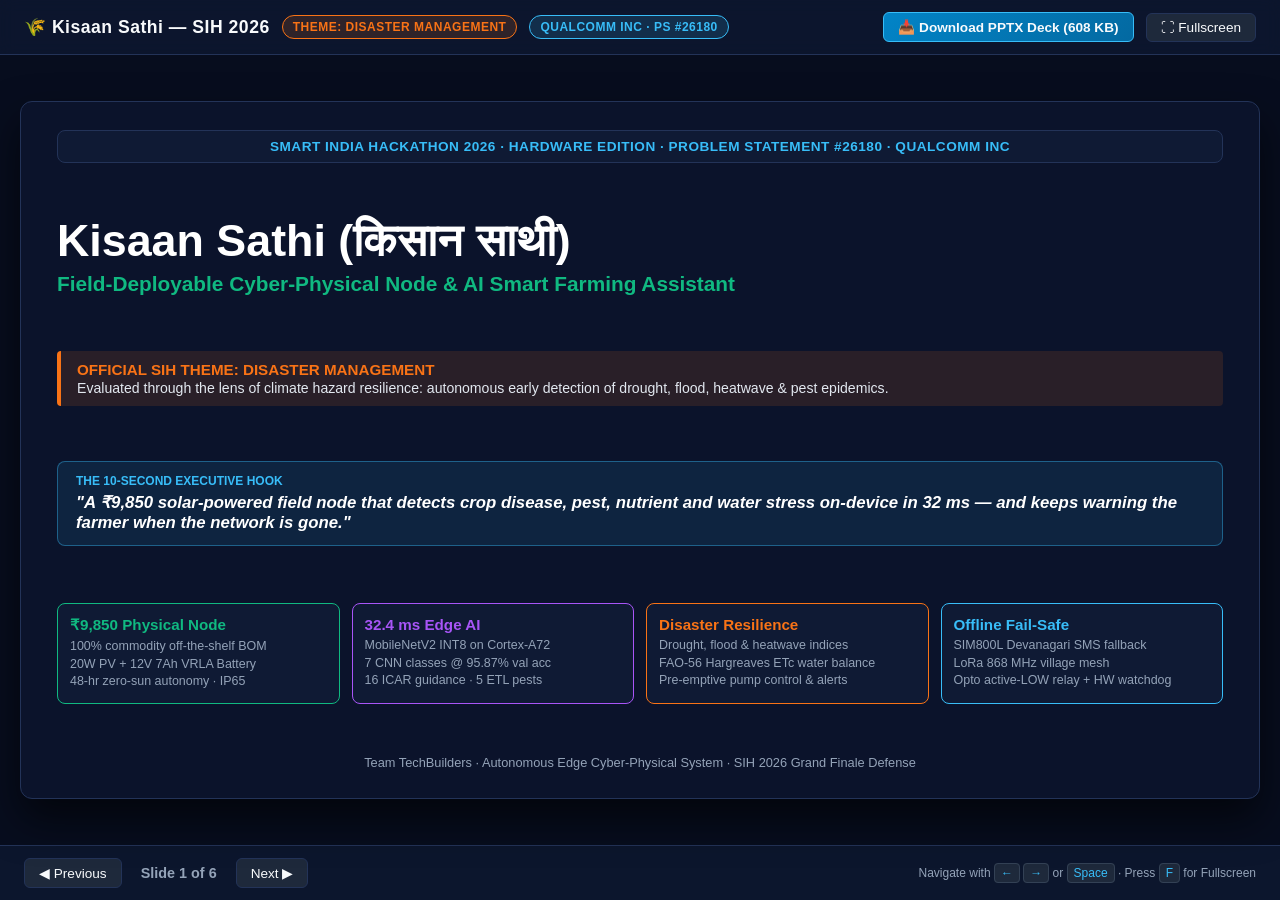
<file: docs/presentation/index.html>
<!DOCTYPE html>
<html lang="en">
<head>
  <meta charset="UTF-8">
  <meta name="viewport" content="width=device-width, initial-scale=1.0">
  <title>Kisaan Sathi — SIH 2026 Official Presentation</title>
  <style>
    :root {
      --bg: #070D1E;
      --card-bg: #0F1A34;
      --card-border: #233358;
      --text: #F8FAFC;
      --muted: #94A3B8;
      --cyan: #38BDF8;
      --green: #10B981;
      --amber: #F59E0B;
      --orange: #F97316;
      --red: #EF4444;
      --purple: #A855F7;
    }
    * {
      box-sizing: border-box;
      margin: 0;
      padding: 0;
    }
    body {
      background: var(--bg);
      color: var(--text);
      font-family: -apple-system, BlinkMacSystemFont, "Segoe UI", Roboto, "Helvetica Neue", Arial, sans-serif;
      min-height: 100vh;
      display: flex;
      flex-direction: column;
      align-items: center;
      justify-content: space-between;
      overflow-x: hidden;
    }

    /* Top Nav */
    header {
      width: 100%;
      max-width: 1400px;
      padding: 12px 24px;
      display: flex;
      justify-content: space-between;
      align-items: center;
      border-bottom: 1px solid var(--card-border);
      background: rgba(15, 26, 52, 0.7);
      backdrop-filter: blur(8px);
      position: sticky;
      top: 0;
      z-index: 100;
    }
    .brand {
      display: flex;
      align-items: center;
      gap: 12px;
    }
    .brand-title {
      font-size: 1.1rem;
      font-weight: 700;
      letter-spacing: 0.5px;
      color: var(--text);
    }
    .badge {
      font-size: 0.75rem;
      font-weight: 700;
      padding: 4px 10px;
      border-radius: 9999px;
      text-transform: uppercase;
      letter-spacing: 0.5px;
    }
    .badge-theme {
      background: rgba(249, 115, 22, 0.15);
      border: 1px solid var(--orange);
      color: var(--orange);
    }
    .badge-ps {
      background: rgba(56, 189, 248, 0.15);
      border: 1px solid var(--cyan);
      color: var(--cyan);
    }
    .header-actions {
      display: flex;
      align-items: center;
      gap: 12px;
    }
    .btn {
      background: #1E293B;
      border: 1px solid var(--card-border);
      color: var(--text);
      padding: 6px 14px;
      border-radius: 6px;
      font-size: 0.85rem;
      cursor: pointer;
      display: inline-flex;
      align-items: center;
      gap: 6px;
      text-decoration: none;
      transition: all 0.2s ease;
    }
    .btn:hover {
      background: var(--card-border);
      border-color: var(--cyan);
      color: var(--cyan);
    }
    .btn-primary {
      background: linear-gradient(135deg, #0284C7, #0369A1);
      border-color: #38BDF8;
      font-weight: 600;
    }
    .btn-primary:hover {
      background: linear-gradient(135deg, #0369A1, #075985);
      color: #FFF;
    }

    /* Deck Viewport (16:9 Aspect Ratio) */
    .deck-container {
      width: 100%;
      max-width: 1360px;
      padding: 16px 20px;
      flex: 1;
      display: flex;
      align-items: center;
      justify-content: center;
    }
    .slide-frame {
      width: 100%;
      aspect-ratio: 16 / 9;
      background: #0B132B;
      border: 1px solid var(--card-border);
      border-radius: 12px;
      box-shadow: 0 20px 40px rgba(0, 0, 0, 0.6);
      position: relative;
      overflow: hidden;
      display: flex;
      flex-direction: column;
    }

    .slide {
      position: absolute;
      inset: 0;
      padding: 28px 36px;
      display: none;
      flex-direction: column;
      opacity: 0;
      transition: opacity 0.25s ease;
    }
    .slide.active {
      display: flex;
      opacity: 1;
    }

    /* Slide Header */
    .slide-header {
      display: flex;
      justify-content: space-between;
      align-items: flex-start;
      margin-bottom: 16px;
      border-bottom: 1px solid var(--card-border);
      padding-bottom: 12px;
    }
    .slide-title-area h2 {
      font-size: 1.55rem;
      font-weight: 700;
      color: #FFF;
      letter-spacing: -0.2px;
    }
    .slide-title-area p {
      font-size: 0.85rem;
      color: var(--muted);
      margin-top: 4px;
    }
    .slide-badges {
      display: flex;
      gap: 8px;
    }

    /* Slide Body Grid */
    .slide-content {
      flex: 1;
      display: grid;
      gap: 16px;
      overflow: hidden;
    }

    /* Slide 1 Styles */
    .s1-container {
      display: flex;
      flex-direction: column;
      justify-content: space-between;
      height: 100%;
    }
    .s1-meta {
      background: var(--card-bg);
      border: 1px solid var(--card-border);
      padding: 8px 16px;
      border-radius: 8px;
      font-size: 0.85rem;
      font-weight: 600;
      color: var(--cyan);
      text-align: center;
      letter-spacing: 0.5px;
    }
    .s1-hero {
      margin-top: 8px;
    }
    .s1-hero h1 {
      font-size: 2.8rem;
      font-weight: 800;
      color: #FFF;
      line-height: 1.1;
    }
    .s1-hero h3 {
      font-size: 1.3rem;
      font-weight: 600;
      color: var(--green);
      margin-top: 6px;
    }
    .s1-theme-lens {
      background: rgba(249, 115, 22, 0.12);
      border-left: 4px solid var(--orange);
      padding: 10px 16px;
      border-radius: 4px;
      margin-top: 10px;
    }
    .s1-theme-lens h4 {
      color: var(--orange);
      font-size: 0.95rem;
      text-transform: uppercase;
      font-weight: 700;
    }
    .s1-theme-lens p {
      color: #E2E8F0;
      font-size: 0.88rem;
      margin-top: 2px;
    }
    .s1-hook {
      background: rgba(56, 189, 248, 0.1);
      border: 1px solid rgba(56, 189, 248, 0.4);
      padding: 12px 18px;
      border-radius: 8px;
      margin-top: 10px;
    }
    .s1-hook-label {
      font-size: 0.75rem;
      color: var(--cyan);
      font-weight: 700;
      text-transform: uppercase;
      margin-bottom: 4px;
    }
    .s1-hook-text {
      font-size: 1.05rem;
      font-weight: 600;
      color: #FFF;
      font-style: italic;
    }
    .s1-grid {
      display: grid;
      grid-template-columns: repeat(4, 1fr);
      gap: 12px;
      margin-top: 12px;
    }
    .s1-card {
      background: var(--card-bg);
      border: 1px solid var(--card-border);
      border-radius: 8px;
      padding: 12px;
    }
    .s1-card h5 {
      font-size: 0.95rem;
      margin-bottom: 4px;
    }
    .s1-card p {
      font-size: 0.78rem;
      color: var(--muted);
      line-height: 1.4;
    }

    /* Common Card */
    .card {
      background: var(--card-bg);
      border: 1px solid var(--card-border);
      border-radius: 8px;
      padding: 14px;
      display: flex;
      flex-direction: column;
    }
    .card h4 {
      font-size: 0.95rem;
      font-weight: 700;
      margin-bottom: 8px;
    }
    .card ul {
      list-style: none;
    }
    .card li {
      font-size: 0.82rem;
      line-height: 1.45;
      margin-bottom: 6px;
      color: #E2E8F0;
    }
    .card li strong {
      color: #FFF;
    }

    /* Table Styles */
    table.matrix {
      width: 100%;
      border-collapse: collapse;
      font-size: 0.8rem;
    }
    table.matrix th {
      background: #1A284A;
      color: var(--cyan);
      text-align: left;
      padding: 8px 10px;
      font-weight: 700;
      border: 1px solid var(--card-border);
    }
    table.matrix td {
      padding: 6px 10px;
      border: 1px solid var(--card-border);
      color: #CBD5E1;
    }
    table.matrix tr:nth-child(even) {
      background: rgba(15, 26, 52, 0.4);
    }
    table.matrix td.metric {
      color: var(--green);
      font-weight: 600;
    }

    /* Image / Diagram Container */
    .diagram-frame {
      width: 100%;
      height: 100%;
      display: flex;
      align-items: center;
      justify-content: center;
      background: #080E22;
      border: 1px solid var(--card-border);
      border-radius: 8px;
      overflow: hidden;
      padding: 6px;
    }
    .diagram-frame img {
      width: 100%;
      height: 100%;
      object-fit: contain;
    }

    /* Navigation Bar */
    footer {
      width: 100%;
      max-width: 1400px;
      padding: 12px 24px;
      display: flex;
      justify-content: space-between;
      align-items: center;
      border-top: 1px solid var(--card-border);
      background: rgba(15, 26, 52, 0.7);
    }
    .controls {
      display: flex;
      align-items: center;
      gap: 12px;
    }
    .counter {
      font-size: 0.9rem;
      font-weight: 600;
      color: var(--muted);
      min-width: 90px;
      text-align: center;
    }
    .key-hints {
      font-size: 0.75rem;
      color: var(--muted);
    }
    kbd {
      background: #1E293B;
      border: 1px solid #334155;
      padding: 2px 6px;
      border-radius: 4px;
      font-family: inherit;
      color: var(--cyan);
    }
  </style>
</head>
<body>

  <!-- Top Header -->
  <header>
    <div class="brand">
      <span class="brand-title">🌾 Kisaan Sathi — SIH 2026</span>
      <span class="badge badge-theme">Theme: Disaster Management</span>
      <span class="badge badge-ps">Qualcomm Inc · PS #26180</span>
    </div>
    <div class="header-actions">
      <a href="Kisaan_Sathi_SIH2026_Official_Presentation.pptx" class="btn btn-primary" download>
        📥 Download PPTX Deck (608 KB)
      </a>
      <button class="btn" onclick="toggleFullscreen()">⛶ Fullscreen</button>
    </div>
  </header>

  <!-- Presentation Viewport -->
  <main class="deck-container">
    <div class="slide-frame" id="slideFrame">

      <!-- ========================================== -->
      <!-- SLIDE 1: TITLE SLIDE -->
      <!-- ========================================== -->
      <section class="slide active" id="slide-1">
        <div class="s1-container">
          <div class="s1-meta">
            SMART INDIA HACKATHON 2026 · HARDWARE EDITION · PROBLEM STATEMENT #26180 · QUALCOMM INC
          </div>

          <div class="s1-hero">
            <h1>Kisaan Sathi (किसान साथी)</h1>
            <h3>Field-Deployable Cyber-Physical Node & AI Smart Farming Assistant</h3>
          </div>

          <div class="s1-theme-lens">
            <h4>Official SIH Theme: Disaster Management</h4>
            <p>Evaluated through the lens of climate hazard resilience: autonomous early detection of drought, flood, heatwave & pest epidemics.</p>
          </div>

          <div class="s1-hook">
            <div class="s1-hook-label">The 10-Second Executive Hook</div>
            <div class="s1-hook-text">
              "A ₹9,850 solar-powered field node that detects crop disease, pest, nutrient and water stress on-device in 32 ms — and keeps warning the farmer when the network is gone."
            </div>
          </div>

          <div class="s1-grid">
            <div class="s1-card" style="border-color: var(--green);">
              <h5 style="color: var(--green);">₹9,850 Physical Node</h5>
              <p>100% commodity off-the-shelf BOM<br>20W PV + 12V 7Ah VRLA Battery<br>48-hr zero-sun autonomy · IP65</p>
            </div>
            <div class="s1-card" style="border-color: var(--purple);">
              <h5 style="color: var(--purple);">32.4 ms Edge AI</h5>
              <p>MobileNetV2 INT8 on Cortex-A72<br>7 CNN classes @ 95.87% val acc<br>16 ICAR guidance · 5 ETL pests</p>
            </div>
            <div class="s1-card" style="border-color: var(--orange);">
              <h5 style="color: var(--orange);">Disaster Resilience</h5>
              <p>Drought, flood & heatwave indices<br>FAO-56 Hargreaves ETc water balance<br>Pre-emptive pump control & alerts</p>
            </div>
            <div class="s1-card" style="border-color: var(--cyan);">
              <h5 style="color: var(--cyan);">Offline Fail-Safe</h5>
              <p>SIM800L Devanagari SMS fallback<br>LoRa 868 MHz village mesh<br>Opto active-LOW relay + HW watchdog</p>
            </div>
          </div>

          <div style="text-align: center; font-size: 0.8rem; color: var(--muted); margin-top: 6px;">
            Team TechBuilders · Autonomous Edge Cyber-Physical System · SIH 2026 Grand Finale Defense
          </div>
        </div>
      </section>

      <!-- ========================================== -->
      <!-- SLIDE 2: PROPOSED SOLUTION & PS MAPPING -->
      <!-- ========================================== -->
      <section class="slide" id="slide-2">
        <div class="slide-header">
          <div class="slide-title-area">
            <h2>Proposed Solution & Problem Statement Alignment</h2>
            <p>End-to-End Cyber-Physical Architecture mapped directly to Qualcomm PS #26180 requirements</p>
          </div>
          <div class="slide-badges">
            <span class="badge badge-theme">Disaster Management</span>
            <span class="badge badge-ps">PS #26180</span>
          </div>
        </div>

        <div class="slide-content" style="grid-template-columns: 1fr 1.1fr;">
          <!-- Left Column -->
          <div style="display: flex; flex-direction: column; gap: 12px; height: 100%;">
            <div class="card" style="flex: 1.2;">
              <h4 style="color: var(--cyan);">1. Detailed Solution Architecture</h4>
              <ul>
                <li><strong>• Edge Sensing:</strong> Capacitive soil moisture via 16-bit ADS1115 ADC, DHT22 (temp/humidity), FC-37 rain plate, Pi Camera V2. 3-min duty cycle to SQLite.</li>
                <li><strong>• Leaf Pathology:</strong> MobileNetV2 INT8 ONNX (32.4 ms on Cortex-A72). 7 verified CNN classes at 95.87% val acc; 16 unverified crops routed to verified ICAR symptom guidance.</li>
                <li><strong>• Nutrient Analysis:</strong> NPK/pH sensing + Soil Health Card OCR mapped to XGBoost + SHAP explaining nutrient deficiency magnitude in 11 Indian languages.</li>
                <li><strong>• Water Balance:</strong> FAO-56 Hargreaves ET₀ from local Tmax/Tmin, crop Kc curve, soil-water deficit converted to litres and exact pump runtime.</li>
                <li><strong>• Disaster Hazards:</strong> Drought, flood, heatwave & outbreak indices (0–100) combining local telemetry and Open-Meteo ECMWF forecasts.</li>
                <li><strong>• Degrading Delivery:</strong> Web/Flutter Dashboard → SIM800L Devanagari SMS → LoRa 868 MHz mesh → Local buzzer/pump actuation when isolated.</li>
              </ul>
            </div>
            <div class="card" style="flex: 1; border-color: var(--green);">
              <h4 style="color: var(--green);">2. Innovation & Key Differentiators</h4>
              <ul>
                <li><strong>• Acts, not just advises:</strong> Optocoupled relay terminates on 12V pump with 15-min hardware watchdog and rain lockout.</li>
                <li><strong>• Explainability reaches farmer:</strong> SHAP attribution translated into spoken native audio in 11 languages with local KVK agronomist contact.</li>
                <li><strong>• Declared capability boundary:</strong> Where unverified, returns confidence: null + ICAR guidance instead of fabricated neural hallucination.</li>
                <li><strong>• ₹9,850 Offline-Native:</strong> Engineered for marginal smallholders with zero cloud dependence and 48h zero-sun battery autonomy.</li>
              </ul>
            </div>
          </div>

          <!-- Right Column: Alignment Matrix -->
          <div class="card" style="height: 100%;">
            <h4 style="color: var(--amber);">Problem Statement Alignment Matrix (PS #26180)</h4>
            <table class="matrix">
              <thead>
                <tr>
                  <th style="width: 32%;">PS Requirement</th>
                  <th style="width: 44%;">Implementation Mechanism</th>
                  <th style="width: 24%;">Evidenced Metric</th>
                </tr>
              </thead>
              <tbody>
                <tr>
                  <td><strong>Detect crop diseases early</strong></td>
                  <td>MobileNetV2 INT8 on leaf imagery on RPi Cortex-A72</td>
                  <td class="metric">32.4 ms / 95.87% val acc</td>
                </tr>
                <tr>
                  <td><strong>Detect pests early</strong></td>
                  <td>ETL-threshold advisory with bio/chemical dosing per ICAR</td>
                  <td class="metric">5 Major Indian Pests</td>
                </tr>
                <tr>
                  <td><strong>Detect nutrient deficiencies</strong></td>
                  <td>NPK/pH sensing + Soil Health Card OCR → XGBoost + SHAP</td>
                  <td class="metric">7 Features · 11 Langs</td>
                </tr>
                <tr>
                  <td><strong>Detect irrigation needs</strong></td>
                  <td>FAO-56 Hargreaves ETc water balance → relay pump control</td>
                  <td class="metric">Liters/m² → Pump sec</td>
                </tr>
                <tr>
                  <td><strong>Disaster resilience (drought, flood, heatwave)</strong></td>
                  <td>4 graded hazard indices (0–100) with pre-emptive actions</td>
                  <td class="metric">Sensor + ECMWF Forecast</td>
                </tr>
                <tr>
                  <td><strong>Real-time on-device intelligence</strong></td>
                  <td>Full closed loop executes on Raspberry Pi with 0 cloud dependency</td>
                  <td class="metric">100% Offline Autonomous</td>
                </tr>
              </tbody>
            </table>
          </div>
        </div>
      </section>

      <!-- ========================================== -->
      <!-- SLIDE 3: TECHNICAL APPROACH -->
      <!-- ========================================== -->
      <section class="slide" id="slide-3">
        <div class="slide-header">
          <div class="slide-title-area">
            <h2>Technical Approach & System Architecture</h2>
            <p>Hardware wiring, 4 local AI inference engines, cyber-physical actuation, and telemetry fail-safes</p>
          </div>
          <div class="slide-badges">
            <span class="badge badge-theme">Disaster Management</span>
            <span class="badge badge-ps">PS #26180</span>
          </div>
        </div>

        <div class="slide-content" style="display: flex; flex-direction: column; gap: 10px;">
          <!-- 4-Line Tech Strip -->
          <div class="card" style="padding: 8px 14px;">
            <p style="font-size: 0.8rem; line-height: 1.45;">
              <strong style="color: var(--cyan);">Hardware:</strong> Raspberry Pi 4B (4 GB) · Pi Camera V2 · Capacitive soil probe · ADS1115 16-bit ADC · DHT22 · FC-37 rain plate · 5V opto relay → 12V R385 pump · SIM800L GSM · RYLR896 LoRa 868 MHz · 20W PV + 12V 7Ah VRLA<br>
              <strong style="color: var(--purple);">Edge AI:</strong> PyTorch → ONNX Runtime INT8 · MobileNetV2 (32.4 ms) · OpenCV · XGBoost · SHAP TreeExplainer · scikit-learn<br>
              <strong style="color: var(--green);">Agronomy:</strong> FAO-56 Hargreaves ET₀ · crop coefficient Kc · soil-water deficit · ICAR / TNAU / PAU extension guidelines<br>
              <strong style="color: #CBD5E1;">Software:</strong> FastAPI · SQLite (edge) · Supabase PostgreSQL (cloud) · Flutter · PWA · systemd · SoilGrids v2 · Open-Meteo · Sentinel-2 · Agmarknet
            </p>
          </div>

          <!-- D1 and D2 Split -->
          <div style="flex: 1; display: grid; grid-template-columns: 1fr 1fr; gap: 12px; min-height: 0;">
            <div class="diagram-frame">
              <img src="D1_hardware_block_diagram_v2.svg" alt="D1: Hardware Block Diagram">
            </div>
            <div class="diagram-frame">
              <img src="D2_edge_decision_loop_v2.svg" alt="D2: Edge Decision Loop">
            </div>
          </div>

          <!-- Bottom Caption Strip -->
          <div style="background: #080E20; border: 1px solid var(--card-border); padding: 6px 14px; border-radius: 6px; text-align: center; font-size: 0.78rem; font-weight: 700; color: var(--amber);">
            TOTAL NODE COST: ₹9,850 (~$118) · POWER DRAW: 59.5 Wh/day · 48-HR ZERO-SUN AUTONOMY · IP65 ENCLOSURE (-10°C to +60°C) · GPIO 17 RELAY / GPIO 27 RAIN
          </div>
        </div>
      </section>

      <!-- ========================================== -->
      <!-- SLIDE 4: FEASIBILITY & RISK MITIGATION -->
      <!-- ========================================== -->
      <section class="slide" id="slide-4">
        <div class="slide-header">
          <div class="slide-title-area">
            <h2>Feasibility, Viability & Risk Mitigation</h2>
            <p>Demonstrated hardware-software readiness, identified failure modes, and defence-in-depth safeguards</p>
          </div>
          <div class="slide-badges">
            <span class="badge badge-theme">Disaster Management</span>
            <span class="badge badge-ps">PS #26180</span>
          </div>
        </div>

        <div class="slide-content" style="grid-template-columns: repeat(3, 1fr); gap: 14px;">
          <!-- Col 1: Feasibility -->
          <div class="card" style="border-color: var(--green);">
            <h4 style="color: var(--green);">1. Feasibility & Readiness</h4>
            <ul>
              <li><strong>• Built, Not Proposed:</strong> Runs today as an autonomous systemd service (kisan-edge.service); 32.4 ms benchmark, confusion matrices and BOM are committed repository artefacts.</li>
              <li><strong>• Commodity Supply Chain:</strong> All 12 BOM items sourced off-the-shelf from Indian electronics distributors. Zero custom silicon, zero import lead times.</li>
              <li><strong>• Power Budget Closes:</strong> 59.5 Wh/day consumption → 74.4 Wh/day with conversion; 4.0 peak-sun hours requires 18.6 W. 20W PV + 12V 7Ah battery provides 48h zero-sun autonomy.</li>
              <li><strong>• Latency Closes:</strong> 32.4 ms per frame on Pi's Cortex-A72 CPU — zero GPU required, zero cloud round-trip delay.</li>
              <li><strong>• Team Competence:</strong> Python, PyTorch, FastAPI, Flutter in hand; clean GPIO hardware layer under 1,000 lines.</li>
            </ul>
          </div>

          <!-- Col 2: Risks -->
          <div class="card" style="border-color: var(--red);">
            <h4 style="color: var(--red);">2. Potential Challenges & Risks</h4>
            <ul>
              <li><strong>• Sensor Drift & Salinity:</strong> Capacitive probes drift with soil salinity and temperature; uncalibrated probes produce incorrect irrigation.</li>
              <li><strong>• Training-Data Gaps:</strong> No verified public leaf dataset exists for wheat rust, rice blast, or cotton blight at Indian field quality.</li>
              <li><strong>• Actuation Hazards:</strong> A stuck relay floods fields, depletes groundwater, and burns pump motors.</li>
              <li><strong>• GSM Network Sunset:</strong> SIM800L operates on 2G; 2G sunset is an eventual transition risk in some telecom circles.</li>
              <li><strong>• Farmer Trust & Literacy:</strong> Unexplained instructions from an anonymous plastic box in a field will be rejected by farmers.</li>
              <li><strong>• Non-Stationary Weather:</strong> Static models degrade as climate patterns and pest migration windows shift across seasons.</li>
            </ul>
          </div>

          <!-- Col 3: Mitigation -->
          <div class="card" style="border-color: var(--cyan);">
            <h4 style="color: var(--cyan);">3. Defence-in-Depth Mitigation</h4>
            <ul>
              <li><strong>• Two-Point Calibration:</strong> Air-dry and saturated-wet thresholds stored in SQLite; readings outside 1.2–3.0V rejected automatically.</li>
              <li><strong>• Declared Boundary:</strong> Untrained crops return ICAR symptom guidance with confidence: null; field photos queue for model refresh.</li>
              <li><strong>• Triple Actuation Guard:</strong> Opto-isolated active-LOW relay (GPIO 17) + 15-min HW watchdog cutoff + FC-37 rain plate (GPIO 27) physical veto.</li>
              <li><strong>• Three-Tier Comms Fallback:</strong> GSM SMS (Devanagari) → LoRa 868 MHz → Local buzzer/LED. LTE-CAT1 modem is a drop-in UART replacement.</li>
              <li><strong>• Explainable Voice (11 Langs):</strong> Every alert gives physical reason + confidence + direct verified ICAR-KVK scientist contact phone line.</li>
              <li><strong>• Store-and-Forward Sync:</strong> Zero data lost offline; telemetry and diagnostic outcomes sync when backhaul reconnects.</li>
            </ul>
          </div>
        </div>
      </section>

      <!-- ========================================== -->
      <!-- SLIDE 5: IMPACT & DISASTER RESILIENCE -->
      <!-- ========================================== -->
      <section class="slide" id="slide-5">
        <div class="slide-header">
          <div class="slide-title-area">
            <h2>Impact, Benefits & Disaster Resilience Engine</h2>
            <p>Quantifiable agronomic, economic, environmental impact backed by multi-hazard early warning</p>
          </div>
          <div class="slide-badges">
            <span class="badge badge-theme">Disaster Management</span>
            <span class="badge badge-ps">PS #26180</span>
          </div>
        </div>

        <div class="slide-content" style="grid-template-columns: 0.9fr 1.1fr; gap: 14px;">
          <!-- Left Column -->
          <div style="display: flex; flex-direction: column; gap: 12px; height: 100%;">
            <div class="card" style="flex: 1.2; border-color: var(--amber);">
              <h4 style="color: var(--amber);">1. Target Audience Impact (Marginal Farmers)</h4>
              <ul>
                <li><strong>• Earlier Detection (48h):</strong> Blight and rust are treatable in first 48h. 32 ms on-device diagnosis shifts decision from expert visit to instant triage.</li>
                <li><strong>• Water Applied to Demand:</strong> FAO-56 Hargreaves ETc scheduling cuts wasteful fixed-interval flood irrigation by 25–40%.</li>
                <li><strong>• Hazards Seen Before Arrival:</strong> Drought, flood, heatwave & outbreak indices give lead time for pre-emptive irrigation or early spray windows.</li>
                <li><strong>• Survives Network Blackouts:</strong> GSM SMS and LoRa 868 MHz ensure critical disaster warnings reach farmers when cell towers fail.</li>
                <li><strong>• A Reason, Not an Order:</strong> SHAP attribution in 11 Indian languages plus verified ICAR-KVK contact empowers farmer trust.</li>
              </ul>
            </div>
            <div class="card" style="flex: 1; border-color: var(--green);">
              <h4 style="color: var(--green);">2. Multi-Dimensional Benefits</h4>
              <ul>
                <li><strong>• Social:</strong> Voice-first advisory in 11 languages; reaches marginal farmers without smartphones or data connectivity.</li>
                <li><strong>• Economic:</strong> Reduces chemical & diesel pump costs; prevents crop loss; ₹9,850 node accessible to FPOs without subsidies.</li>
                <li><strong>• Environmental:</strong> Rain-aware pump scheduling preserves groundwater; targeted spray windows reduce aquifer runoff.</li>
                <li><strong>• Technological:</strong> Proves quantized CNNs + explainable agronomy run on a ₹4,200 SBC; direct migration path to Qualcomm NPU.</li>
              </ul>
            </div>
          </div>

          <!-- Right Column: D3 -->
          <div class="diagram-frame">
            <img src="D3_disaster_resilience_engine_v2.svg" alt="D3: Disaster Resilience Engine">
          </div>
        </div>
      </section>

      <!-- ========================================== -->
      <!-- SLIDE 6: RESEARCH, EVIDENCE & DEFENSE -->
      <!-- ========================================== -->
      <section class="slide" id="slide-6">
        <div class="slide-header">
          <div class="slide-title-area">
            <h2>Research, Empirical Evidence & Defense Dossier</h2>
            <p>Scientific citations, capability boundary, benchmark rigor, and verbatim data honesty commitment</p>
          </div>
          <div class="slide-badges">
            <span class="badge badge-theme">Disaster Management</span>
            <span class="badge badge-ps">PS #26180</span>
          </div>
        </div>

        <div class="slide-content" style="display: flex; flex-direction: column; gap: 12px;">
          <!-- Top Area: D4 Diagram -->
          <div class="diagram-frame" style="flex: 1.5; min-height: 0;">
            <img src="D4_validation_and_capability_panel_v2.svg" alt="D4: Validation & Capability Panel">
          </div>

          <!-- Bottom Split: Citations + Honesty -->
          <div style="flex: 1; display: grid; grid-template-columns: 1.2fr 1fr; gap: 12px; min-height: 0;">
            <div class="card">
              <h4 style="color: var(--cyan);">Peer-Reviewed Agronomic & ML Foundations</h4>
              <ul style="font-size: 0.78rem;">
                <li>• <strong>FAO Irrigation Paper 56:</strong> Allen et al. (1998) [Hargreaves ET₀, Kc water balance]</li>
                <li>• <strong>PlantVillage:</strong> Hughes & Salathé (CC-BY-SA) [4,200 verified images across 7 CNN classes]</li>
                <li>• <strong>MobileNetV2:</strong> Sandler et al., CVPR 2018 [Inverted Residuals & Linear Bottlenecks]</li>
                <li>• <strong>SHAP:</strong> Lundberg & Lee, NeurIPS 2017 [A Unified Approach to Interpreting Model Predictions]</li>
                <li>• <strong>ISRIC SoilGrids v2.0 & Open-Meteo:</strong> 250m global soil layers · ECMWF 7-day weather forecast</li>
                <li>• <strong>ICAR / TNAU / PAU Guidelines:</strong> Extension triage, ETL thresholds, bio/chemical dosing</li>
              </ul>
            </div>

            <div class="card" style="border-color: var(--green); background: rgba(16, 185, 129, 0.05);">
              <h4 style="color: var(--green);">Verbatim Data Honesty Statement</h4>
              <p style="font-size: 0.82rem; font-style: italic; color: #FFF; line-height: 1.45; margin-bottom: 8px;">
                "Every API response carries an explicit source field. Where a live feed is unavailable the system degrades to a clearly-labelled cached or estimated value. It never presents simulated data as verified data. Confidence scores are raw softmax outputs — never floored, clamped, or invented."
              </p>
              <p style="font-size: 0.78rem; font-weight: 700; color: var(--amber);">
                Core DNA: edge-first (32.4 ms) · offline-first (GSM → LoRa) · closed-loop (sense → pump) · explainable (11 langs) · bounded.
              </p>
            </div>
          </div>
        </div>
      </section>

    </div>
  </main>

  <!-- Bottom Navigation -->
  <footer>
    <div class="controls">
      <button class="btn" onclick="prevSlide()">◀ Previous</button>
      <span class="counter" id="slideCounter">Slide 1 of 6</span>
      <button class="btn" onclick="nextSlide()">Next ▶</button>
    </div>
    <div class="key-hints">
      Navigate with <kbd>←</kbd> <kbd>→</kbd> or <kbd>Space</kbd> · Press <kbd>F</kbd> for Fullscreen
    </div>
  </footer>

  <script>
    let currentSlide = 1;
    const totalSlides = 6;

    function showSlide(index) {
      if (index < 1) index = 1;
      if (index > totalSlides) index = totalSlides;
      currentSlide = index;

      for (let i = 1; i <= totalSlides; i++) {
        const el = document.getElementById(`slide-${i}`);
        if (el) {
          if (i === currentSlide) {
            el.classList.add('active');
          } else {
            el.classList.remove('active');
          }
        }
      }

      document.getElementById('slideCounter').textContent = `Slide ${currentSlide} of ${totalSlides}`;
    }

    function prevSlide() {
      if (currentSlide > 1) {
        showSlide(currentSlide - 1);
      }
    }

    function nextSlide() {
      if (currentSlide < totalSlides) {
        showSlide(currentSlide + 1);
      }
    }

    function toggleFullscreen() {
      const elem = document.getElementById('slideFrame');
      if (!document.fullscreenElement) {
        elem.requestFullscreen().catch(err => {
          alert(`Error attempting to enable fullscreen: ${err.message}`);
        });
      } else {
        document.exitFullscreen();
      }
    }

    // Keyboard navigation
    window.addEventListener('keydown', (e) => {
      if (e.key === 'ArrowRight' || e.key === ' ' || e.key === 'PageDown') {
        e.preventDefault();
        nextSlide();
      } else if (e.key === 'ArrowLeft' || e.key === 'PageUp') {
        e.preventDefault();
        prevSlide();
      } else if (e.key.toLowerCase() === 'f') {
        toggleFullscreen();
      }
    });
  </script>
</body>
</html>
</file>
